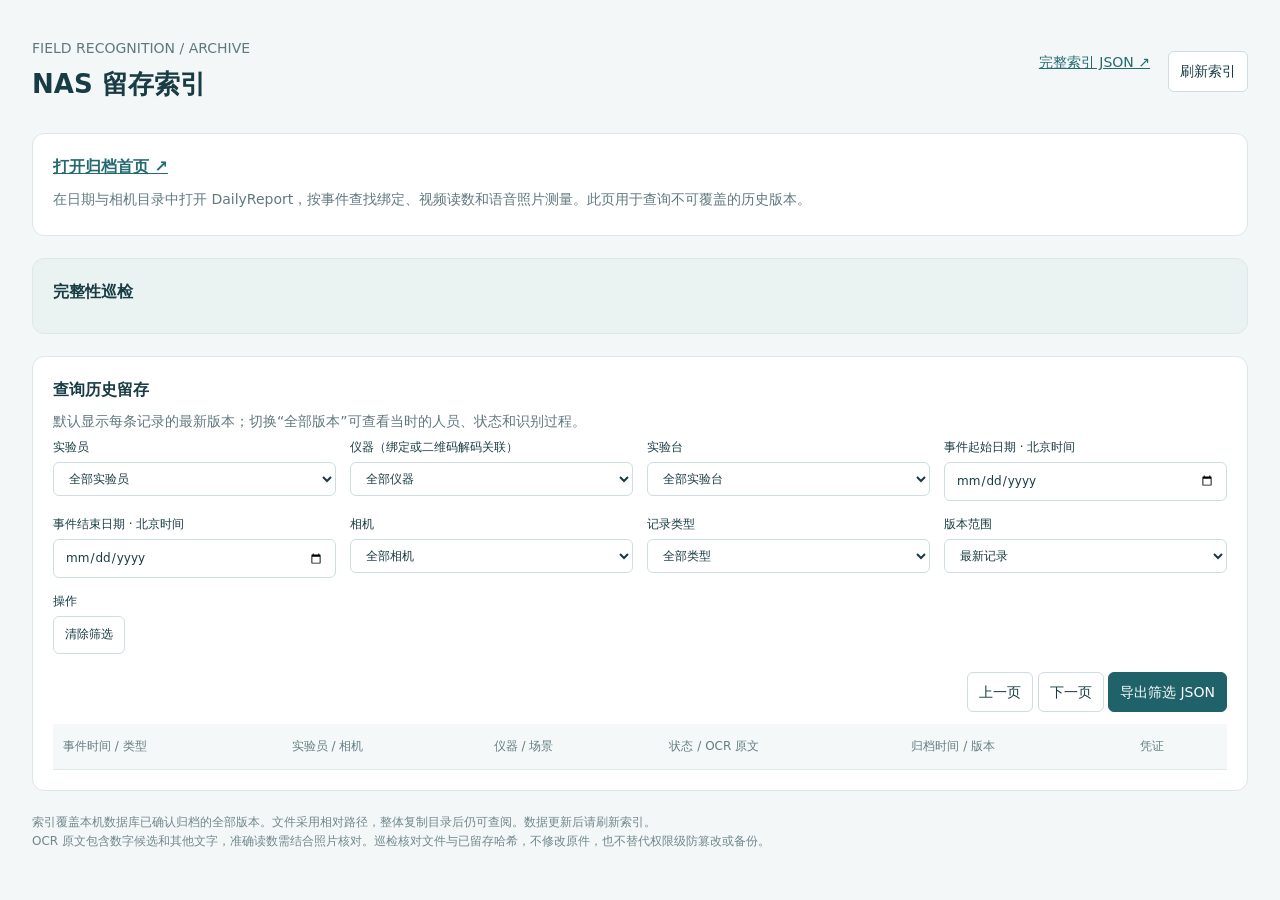
<file: static/archive.html>
<!doctype html>
<html lang="zh-CN">
  <head>
    <meta charset="utf-8" />
    <meta name="viewport" content="width=device-width,initial-scale=1" />
    <title>现场识别 · NAS 留存索引</title>
    <style>
      * {
        box-sizing: border-box;
      }
      body {
        margin: 0;
        background: #f3f7f7;
        color: #183c43;
        font:
          14px/1.6 system-ui,
          sans-serif;
      }
      main {
        max-width: 1600px;
        margin: auto;
        padding: 32px;
      }
      header {
        display: flex;
        align-items: center;
        justify-content: space-between;
        gap: 20px;
      }
      h1 {
        margin: 0;
        font-size: 26px;
      }
      h2 {
        font-size: 16px;
        margin: 0 0 8px;
      }
      p {
        margin: 5px 0;
        color: #61787e;
      }
      a {
        color: #246a70;
      }
      button,
      select,
      input {
        font: inherit;
        color: inherit;
        border: 1px solid #cddde0;
        background: white;
        border-radius: 6px;
        padding: 8px 11px;
      }
      button {
        cursor: pointer;
      }
      button:disabled {
        opacity: 0.45;
        cursor: default;
      }
      button:hover:enabled {
        background: #edf5f4;
      }
      .card {
        margin-top: 22px;
        border: 1px solid #dce7e8;
        background: white;
        border-radius: 12px;
        padding: 20px;
      }
      .check {
        display: flex;
        flex-wrap: wrap;
        justify-content: space-between;
        gap: 10px;
        background: #eaf3f1;
      }
      .check.warn {
        background: #fff4e5;
      }
      .filters {
        display: grid;
        grid-template-columns: repeat(4, minmax(140px, 1fr));
        gap: 14px;
      }
      .filters label {
        display: flex;
        flex-direction: column;
        gap: 5px;
        font-size: 12px;
      }
      .filters input,
      .filters select {
        width: 100%;
        min-width: 0;
      }
      .toolbar {
        display: flex;
        justify-content: space-between;
        gap: 10px;
        align-items: center;
        flex-wrap: wrap;
        margin: 18px 0 12px;
      }
      .table {
        overflow-x: auto;
      }
      table {
        border-collapse: collapse;
        width: 100%;
        font-size: 12px;
        text-align: left;
      }
      td,
      th {
        padding: 13px 10px;
        border-bottom: 1px solid #e2ebec;
        vertical-align: top;
      }
      th {
        background: #f5f8f9;
        color: #647d82;
        font-weight: 500;
      }
      td small {
        display: block;
        color: #647d82;
        overflow-wrap: anywhere;
      }
      td:first-child {
        white-space: nowrap;
      }
      td:nth-child(3) {
        max-width: 260px;
        overflow-wrap: anywhere;
      }
      td a {
        display: block;
        white-space: nowrap;
      }
      footer {
        font-size: 12px;
        color: #71878c;
        margin-top: 22px;
      }
      .count {
        font-weight: 600;
      }
      .empty {
        padding: 35px;
        text-align: center;
        color: #6c8287;
      }
      .links {
        display: flex;
        gap: 18px;
      }
      .error {
        color: #9b4927;
      }
      #export {
        background: #1f6269;
        color: white;
        border-color: #1f6269;
      }
      @media (max-width: 900px) {
        main {
          padding: 18px;
        }
        .filters {
          grid-template-columns: repeat(2, minmax(120px, 1fr));
        }
        header {
          align-items: flex-start;
          flex-direction: column;
        }
      }
      [hidden] {
        display: none !important;
      }
    </style>
  </head>
  <body>
    <main>
      <header>
        <div>
          <p>FIELD RECOGNITION / ARCHIVE</p>
          <h1>NAS 留存索引</h1>
          <p id="overview"></p>
        </div>
        <div class="links">
          <a href="Index.json">完整索引 JSON ↗</a
          ><button id="reload">刷新索引</button>
        </div>
      </header>
      <section class="card">
        <h2><a href="../Readme.html">打开归档首页 ↗</a></h2>
        <p>
          在日期与相机目录中打开
          DailyReport，按事件查找绑定、视频读数和语音照片测量。此页用于查询不可覆盖的历史版本。
        </p>
      </section>
      <section class="card check" id="integrity">
        <div>
          <h2>完整性巡检</h2>
          <p id="checkSummary"></p>
          <p id="checkSchedule"></p>
          <details id="checkIssues" hidden>
            <summary>异常文件（最多展示 50 项，完整列表见报告）</summary>
            <ul id="issueList"></ul>
          </details>
        </div>
        <a id="checkReport" hidden>查看巡检报告 ↗</a>
      </section>
      <section class="card">
        <h2>查询历史留存</h2>
        <p>
          默认显示每条记录的最新版本；切换“全部版本”可查看当时的人员、状态和识别过程。
        </p>
        <form id="filters" class="filters">
          <label
            >实验员<select id="operator">
              <option value="">全部实验员</option>
            </select></label
          >
          <label
            >仪器（绑定或二维码解码关联）<select id="instrument">
              <option value="">全部仪器</option>
            </select></label
          >
          <label
            >实验台<select id="workbench">
              <option value="">全部实验台</option>
            </select></label
          >
          <label>事件起始日期 · 北京时间<input type="date" id="from" /></label>
          <label>事件结束日期 · 北京时间<input type="date" id="to" /></label>
          <label
            >相机<select id="camera">
              <option value="">全部相机</option>
            </select></label
          >
          <label
            >记录类型<select id="entity">
              <option value="">全部类型</option>
              <option value="jobs">面板读数</option>
              <option value="scans">扫码 / 照片</option>
              <option value="bindings">仪器绑定</option>
              <option value="scene_visits">场景关系</option>
              <option value="automation_settings">实验员登记 / 运行设置</option>
            </select></label
          >
          <label
            >版本范围<select id="versions">
              <option value="latest">最新记录</option>
              <option value="all">全部版本</option>
            </select></label
          >
          <label
            >操作
            <div>
              <button type="reset" aria-label="清除筛选">清除筛选</button>
            </div></label
          >
        </form>
        <div class="toolbar">
          <span id="resultCount" class="count" role="status"></span>
          <div>
            <button id="previous">上一页</button> <span id="page"></span>
            <button id="next">下一页</button>
            <button id="export">导出筛选 JSON</button>
          </div>
        </div>
        <p id="filterError" class="error" hidden>结束日期应不早于起始日期。</p>
        <div class="table">
          <table>
            <thead>
              <tr>
                <th>事件时间 / 类型</th>
                <th>实验员 / 相机</th>
                <th>仪器 / 场景</th>
                <th>状态 / OCR 原文</th>
                <th>归档时间 / 版本</th>
                <th>凭证</th>
              </tr>
            </thead>
            <tbody id="rows"></tbody>
          </table>
        </div>
        <p id="empty" class="empty" hidden>没有符合条件的记录。</p>
      </section>
      <footer>
        索引覆盖本机数据库已确认归档的全部版本。文件采用相对路径，整体复制目录后仍可查阅。数据更新后请刷新索引。<br />OCR
        原文包含数字候选和其他文字，准确读数需结合照片核对。巡检核对文件与已留存哈希，不修改原件，也不替代权限级防篡改或备份。
      </footer>
    </main>
    <script id="archiveData" type="application/json">
      /*ARCHIVE_DATA*/
    </script>
    <script>
      /*VIEW_UTILS*/
    </script>
    <script>
      /*ARCHIVE_SCRIPT*/
    </script>
  </body>
</html>
</file>
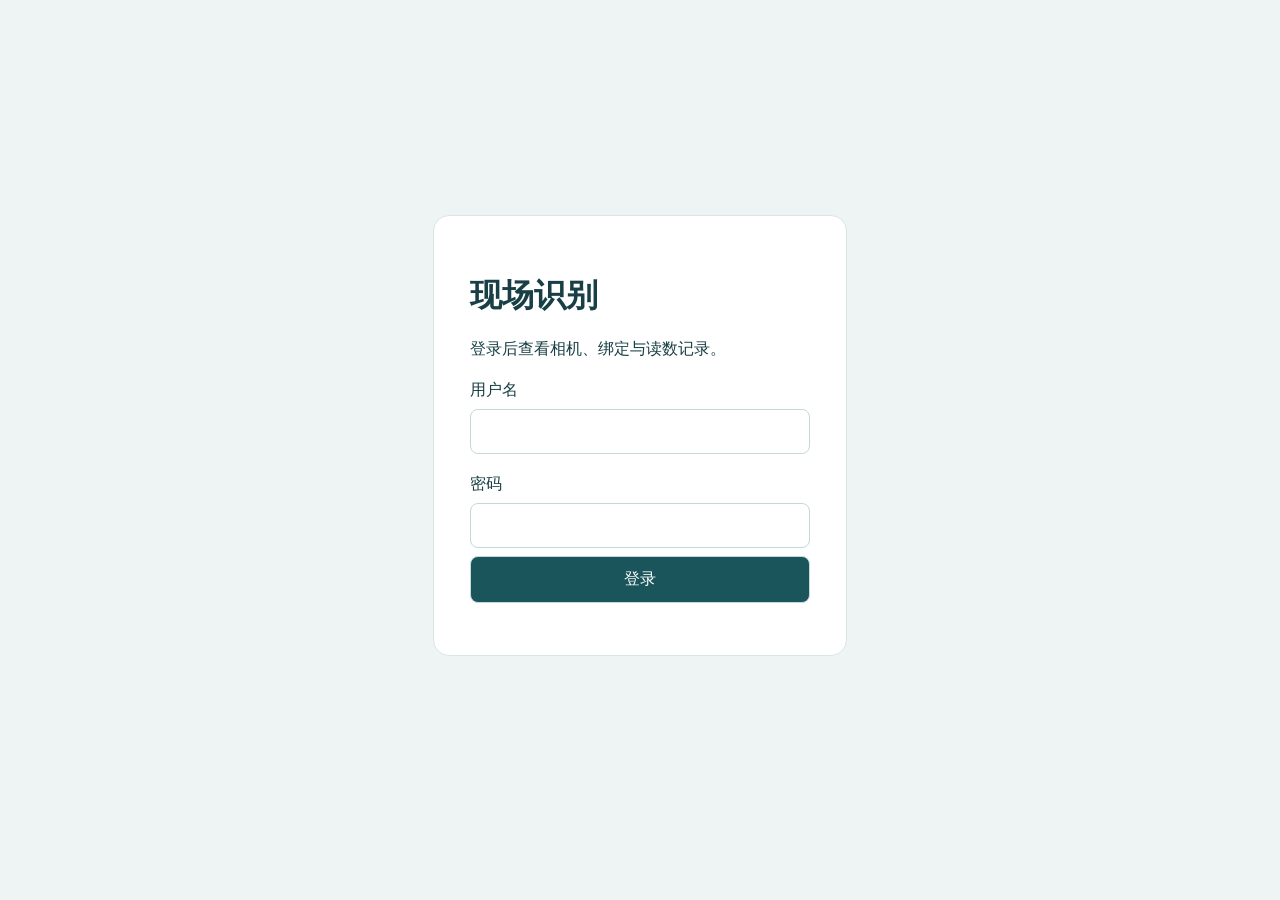
<file: static/login.html>
<!doctype html>
<html lang="zh-CN">
  <meta charset="utf-8" /><meta
    name="viewport"
    content="width=device-width,initial-scale=1"
  /><title>登录 · 现场识别</title
  ><style>
    body {
      font: 16px system-ui;
      background: #eef4f4;
      color: #173f45;
      display: grid;
      place-items: center;
      min-height: 95vh;
    }
    main {
      background: white;
      padding: 36px;
      border: 1px solid #dae5e6;
      border-radius: 16px;
      width: min(340px, 80vw);
    }
    label {
      display: block;
      margin-top: 20px;
    }
    input,
    button {
      box-sizing: border-box;
      width: 100%;
      padding: 12px;
      margin-top: 8px;
      font: inherit;
      border: 1px solid #c5d7d9;
      border-radius: 8px;
    }
    button {
      background: #1b555c;
      color: white;
      cursor: pointer;
    }
    #error {
      color: #a43326;
    }
  </style>
  <main>
    <h1>现场识别</h1>
    <p>登录后查看相机、绑定与读数记录。</p>
    <form>
      <label
        >用户名<input name="username" autocomplete="username" required /></label
      ><label
        >密码<input
          name="password"
          type="password"
          autocomplete="current-password"
          required /></label
      ><button>登录</button>
    </form>
    <p id="error" role="alert"></p>
  </main>
  <script src="/static/login.js?v=structure-1"></script>
</html>
</file>
